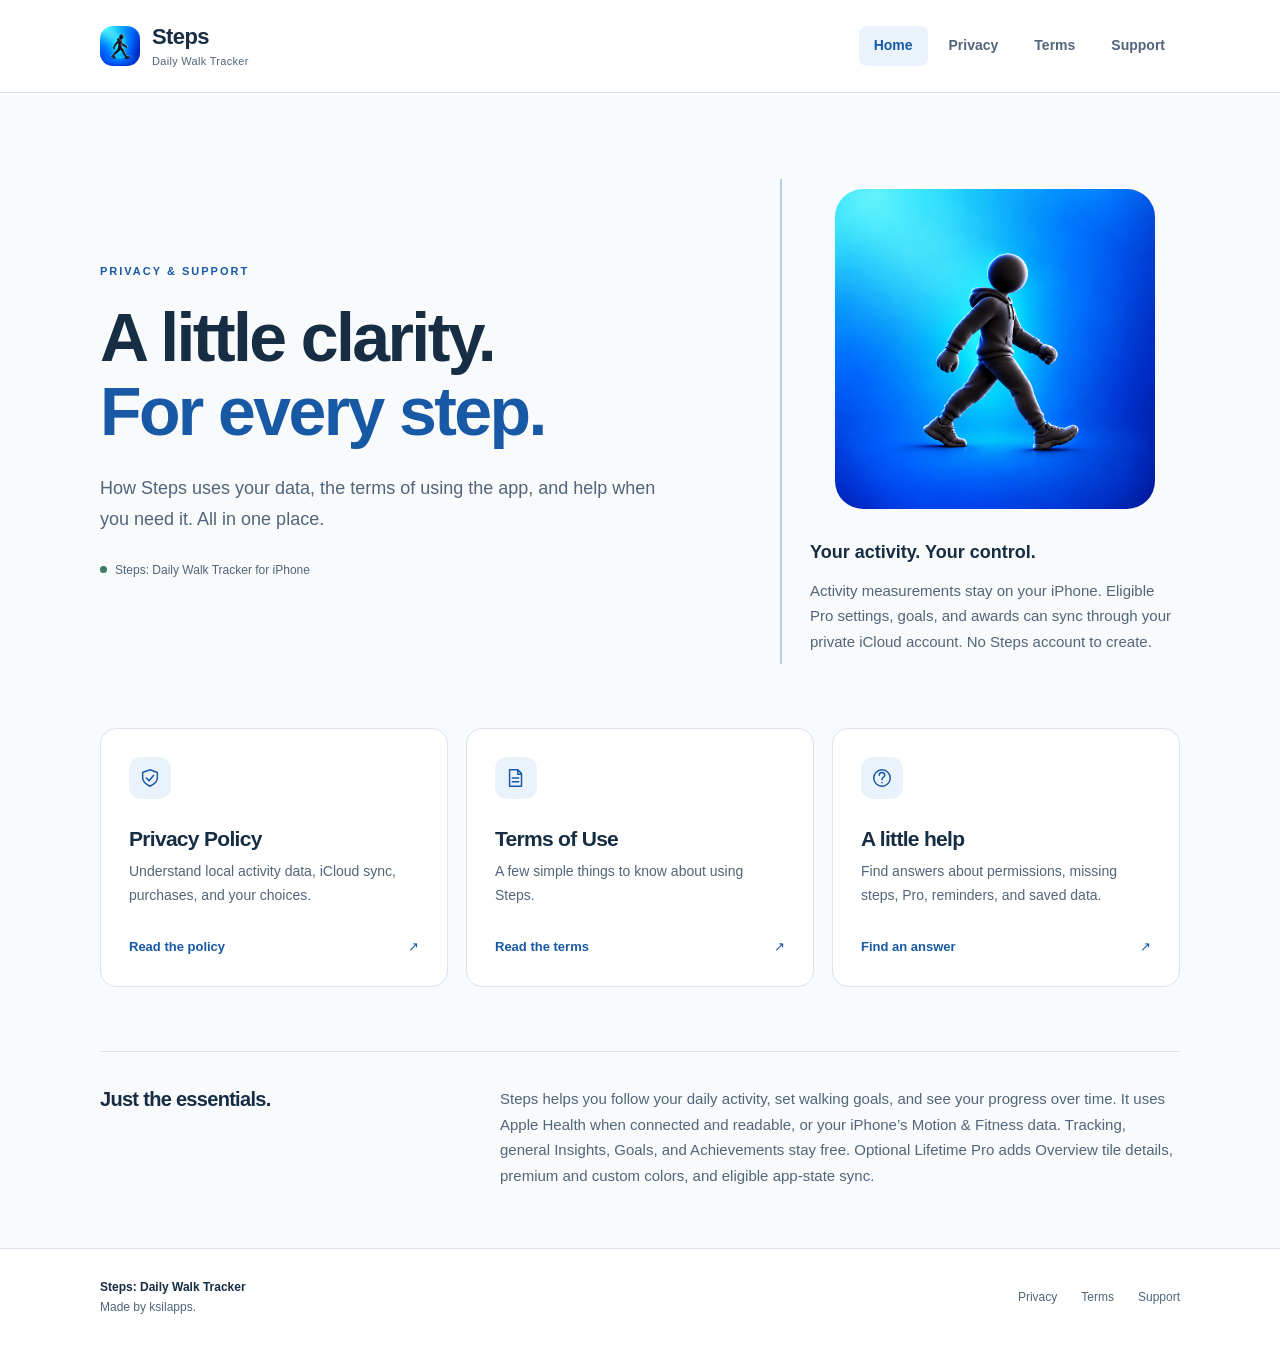
<file: index.html>
<!doctype html>
<html lang="en">
<head>
  <meta charset="utf-8">
  <meta name="viewport" content="width=device-width, initial-scale=1">
  <meta name="theme-color" content="#f8fafc">
  <meta name="description" content="Privacy, terms, and practical help for Steps: Daily Walk Tracker on iPhone.">
  <meta property="og:type" content="website">
  <meta property="og:title" content="Privacy & support — Steps: Daily Walk Tracker">
  <meta property="og:description" content="Privacy, terms, and practical help for Steps: Daily Walk Tracker on iPhone.">
  <meta property="og:url" content="https://ksilapps.github.io/stepstracker-legal/">
  <title>Privacy & support — Steps: Daily Walk Tracker</title>
  <link rel="canonical" href="https://ksilapps.github.io/stepstracker-legal/">
  <link rel="icon" type="image/svg+xml" href="favicon.svg?v=3">
  <link rel="apple-touch-icon" href="steps-icon.png">
  <link rel="stylesheet" href="styles.css">
</head>
<body>
  <a class="skip" href="#main">Skip to content</a>
  <header class="site-header">
    <div class="wrap header-inner">
      <a class="brand" href="index.html" aria-label="Steps: Daily Walk Tracker home"><img class="brand-mark" src="steps-icon.png" alt="" width="40" height="40"><span>Steps<small>Daily Walk Tracker</small></span></a>
      <nav class="nav" aria-label="Main navigation">
        <a href="index.html" aria-current="page">Home</a>
        <a href="privacy-policy.html">Privacy</a>
        <a href="terms-of-use.html">Terms</a>
        <a href="support.html">Support</a>
      </nav>
    </div>
  </header>
  <main id="main" class="wrap">
    <section class="hero">
      <div><p class="eyebrow">Privacy &amp; support</p><h1>A little clarity.<br><span>For every step.</span></h1><p class="lead">How Steps uses your data, the terms of using the app, and help when you need it. All in one place.</p><span class="tag">Steps: Daily Walk Tracker for iPhone</span></div>
      <aside class="hero-note"><img class="hero-icon" src="steps-icon.png" alt="Steps: Daily Walk Tracker app icon" width="320" height="320"><strong>Your activity. Your control.</strong><p>Activity measurements stay on your iPhone. Eligible Pro settings, goals, and awards can sync through your private iCloud account. No Steps account to create.</p></aside>
    </section>
    <section class="cards" aria-label="Information and help">
      <a class="card" href="privacy-policy.html"><span class="card-icon"><svg viewBox="0 0 24 24" fill="none" stroke="currentColor" stroke-width="1.6" stroke-linecap="round" stroke-linejoin="round" aria-hidden="true"><path d="m12 3 8 3v6c0 5-8 9-8 9s-8-4-8-9V6l8-3Z"/><path d="m8 12 3 3 5-6"/></svg></span><h2>Privacy Policy</h2><p>Understand local activity data, iCloud sync, purchases, and your choices.</p><span class="card-label">Read the policy<span aria-hidden="true">↗</span></span></a>
      <a class="card" href="terms-of-use.html"><span class="card-icon"><svg viewBox="0 0 24 24" fill="none" stroke="currentColor" stroke-width="1.6" stroke-linecap="round" stroke-linejoin="round" aria-hidden="true"><path d="M7 3h7l4 4v14H5V3h2Zm7 0v5h4M8 12h7M8 16h7"/></svg></span><h2>Terms of Use</h2><p>A few simple things to know about using Steps.</p><span class="card-label">Read the terms<span aria-hidden="true">↗</span></span></a>
      <a class="card" href="support.html"><span class="card-icon"><svg viewBox="0 0 24 24" fill="none" stroke="currentColor" stroke-width="1.6" stroke-linecap="round" stroke-linejoin="round" aria-hidden="true"><circle cx="12" cy="12" r="9"/><path d="M9 9a3 3 0 0 1 6 0c0 2-3 2-3 5m0 3v.1"/></svg></span><h2>A little help</h2><p>Find answers about permissions, missing steps, Pro, reminders, and saved data.</p><span class="card-label">Find an answer<span aria-hidden="true">↗</span></span></a>
    </section>
    <section class="essentials"><h2>Just the essentials.</h2><p>Steps helps you follow your daily activity, set walking goals, and see your progress over time. It uses Apple Health when connected and readable, or your iPhone’s Motion &amp; Fitness data. Tracking, general Insights, Goals, and Achievements stay free. Optional Lifetime Pro adds Overview tile details, premium and custom colors, and eligible app-state sync.</p></section>
  </main>
  <footer class="site-footer">
    <div class="wrap footer-inner">
      <p><strong>Steps: Daily Walk Tracker</strong><br>Made by ksilapps.</p>
      <nav class="footer-links" aria-label="Footer navigation"><a href="privacy-policy.html">Privacy</a><a href="terms-of-use.html">Terms</a><a href="support.html">Support</a></nav>
    </div>
  </footer>
</body>
</html>
</file>
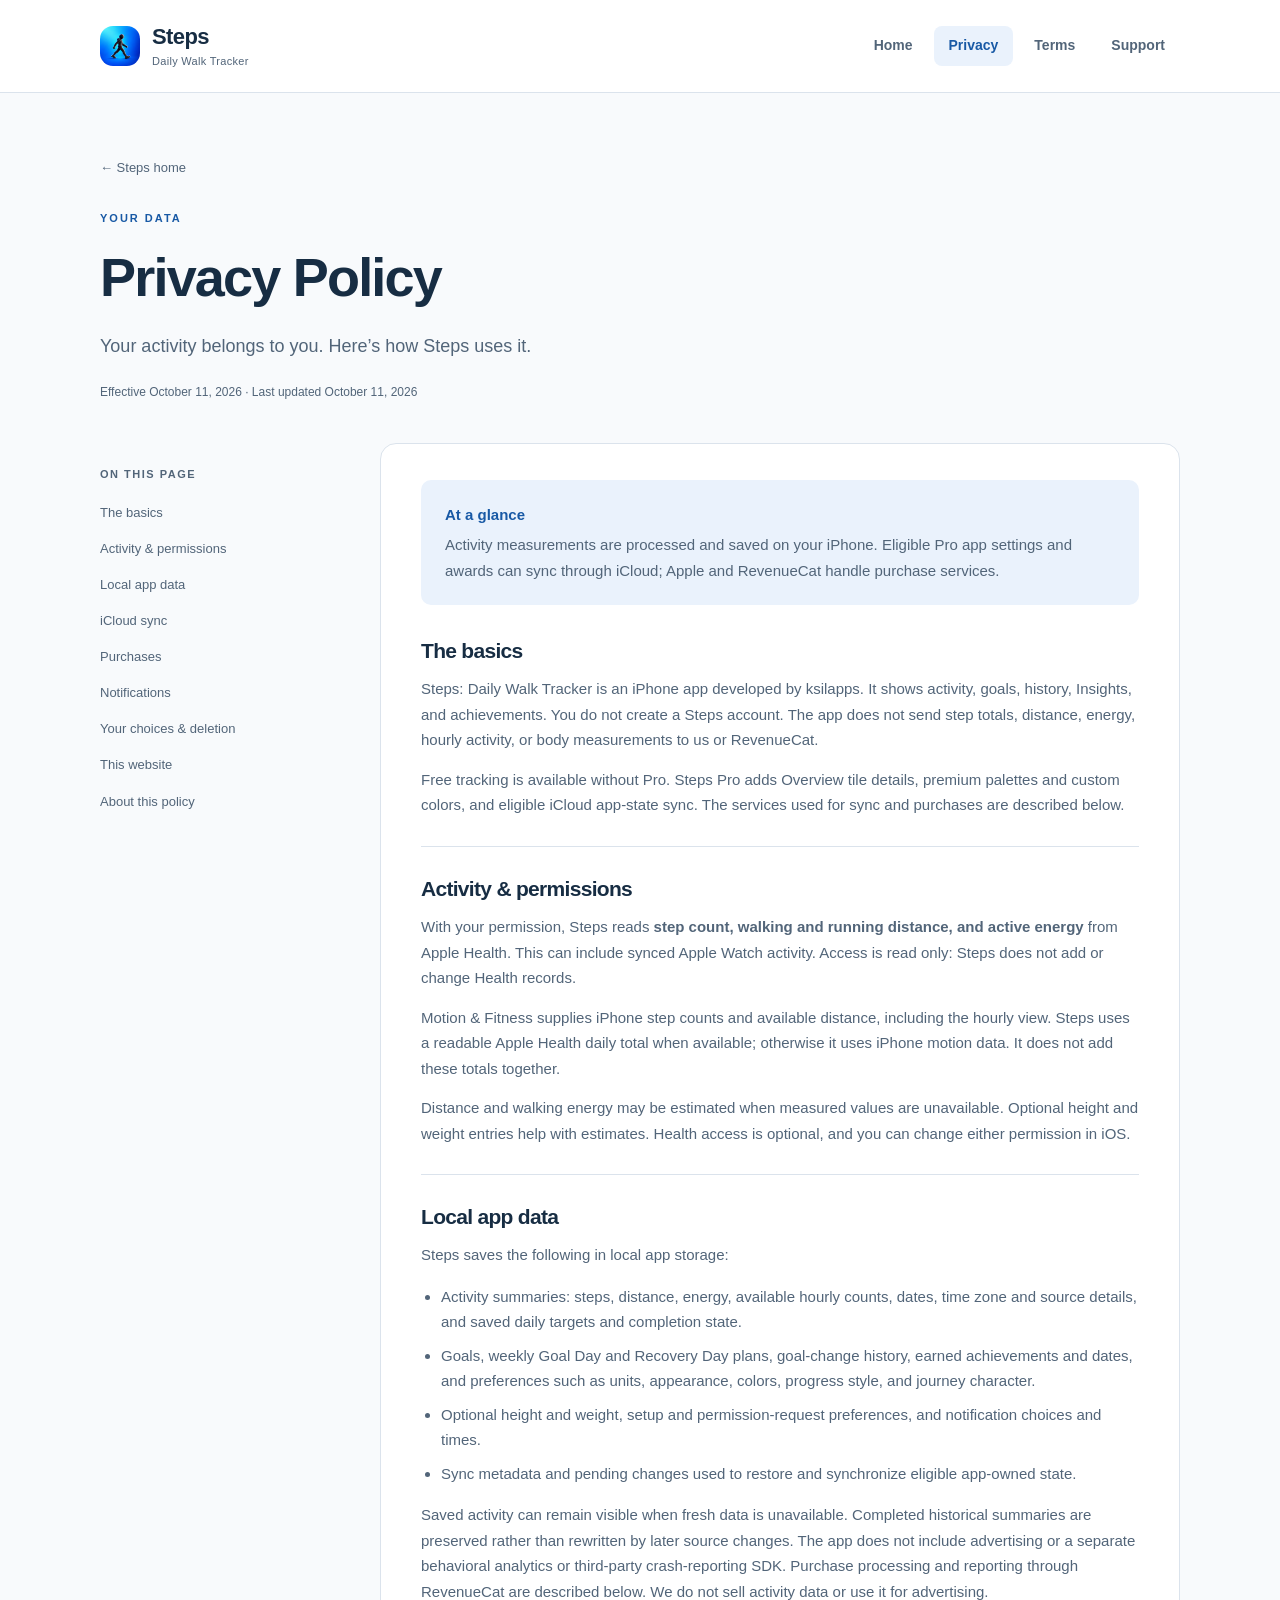
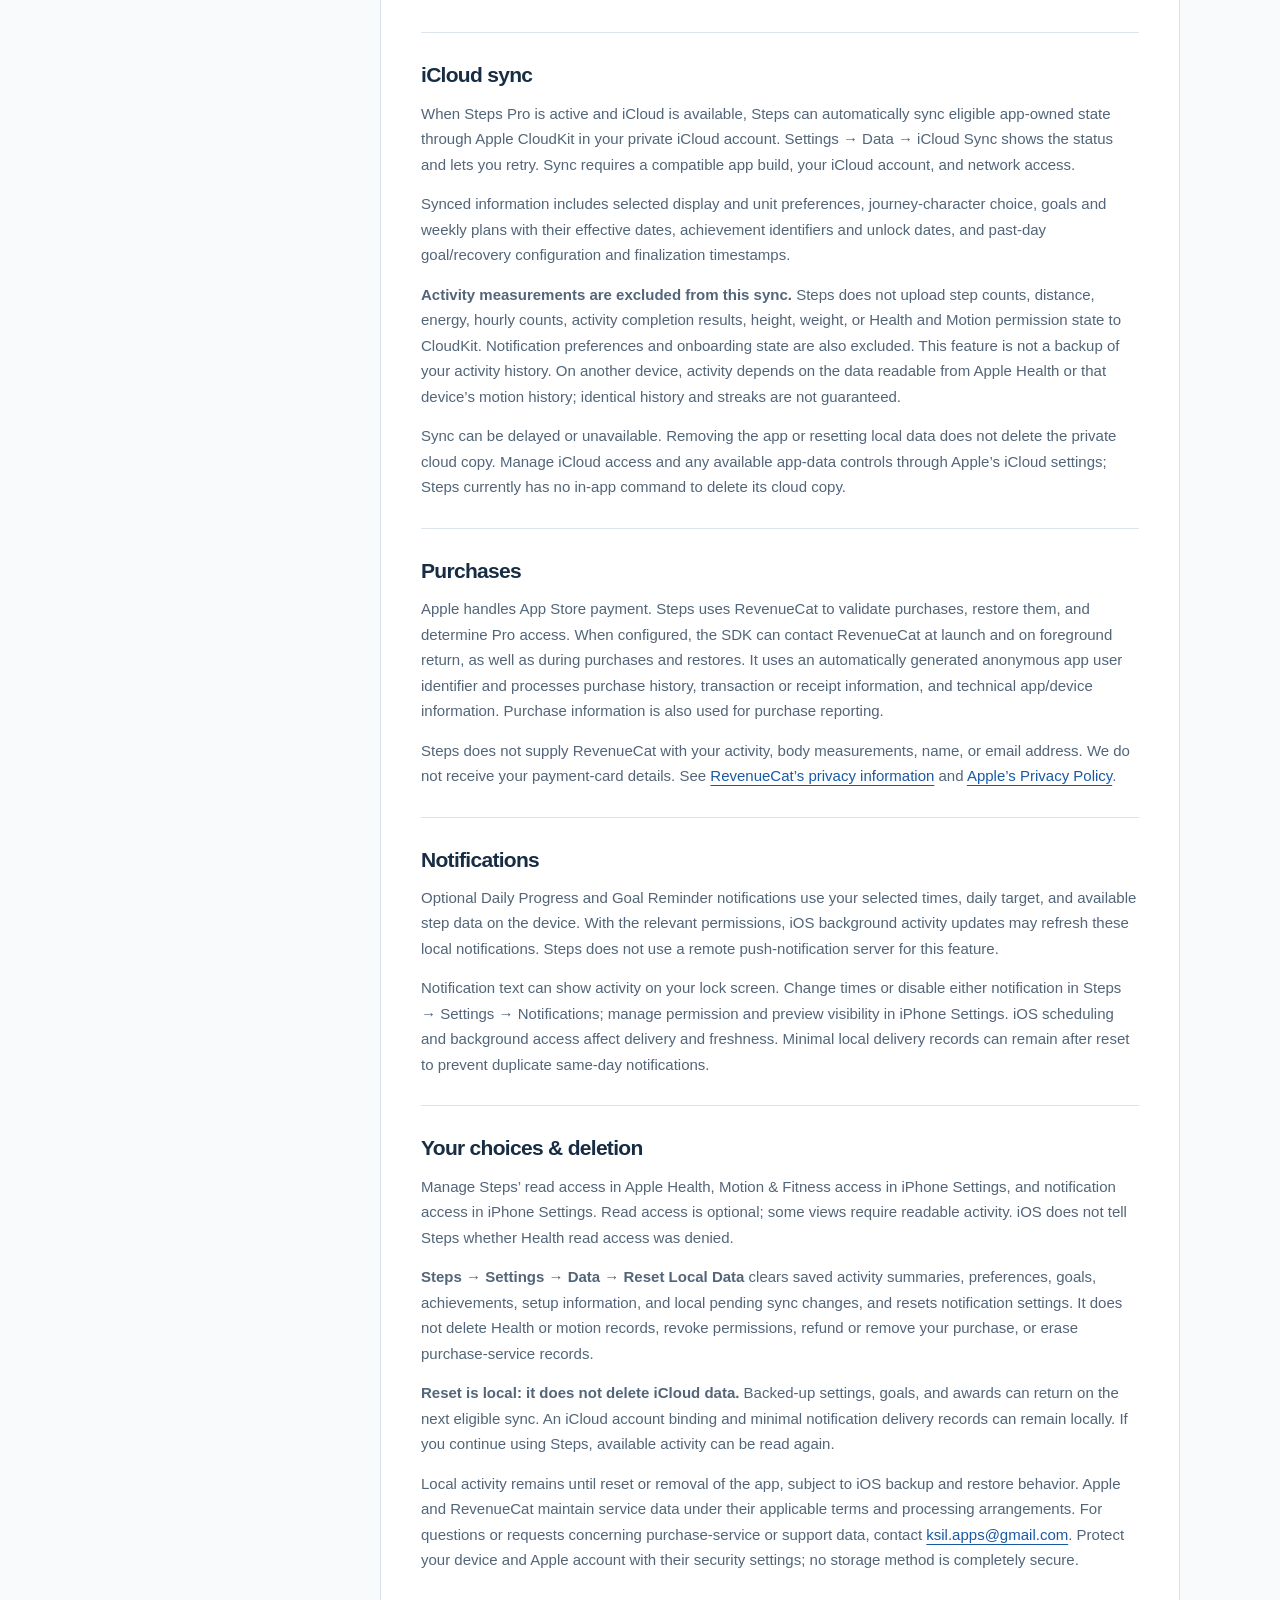
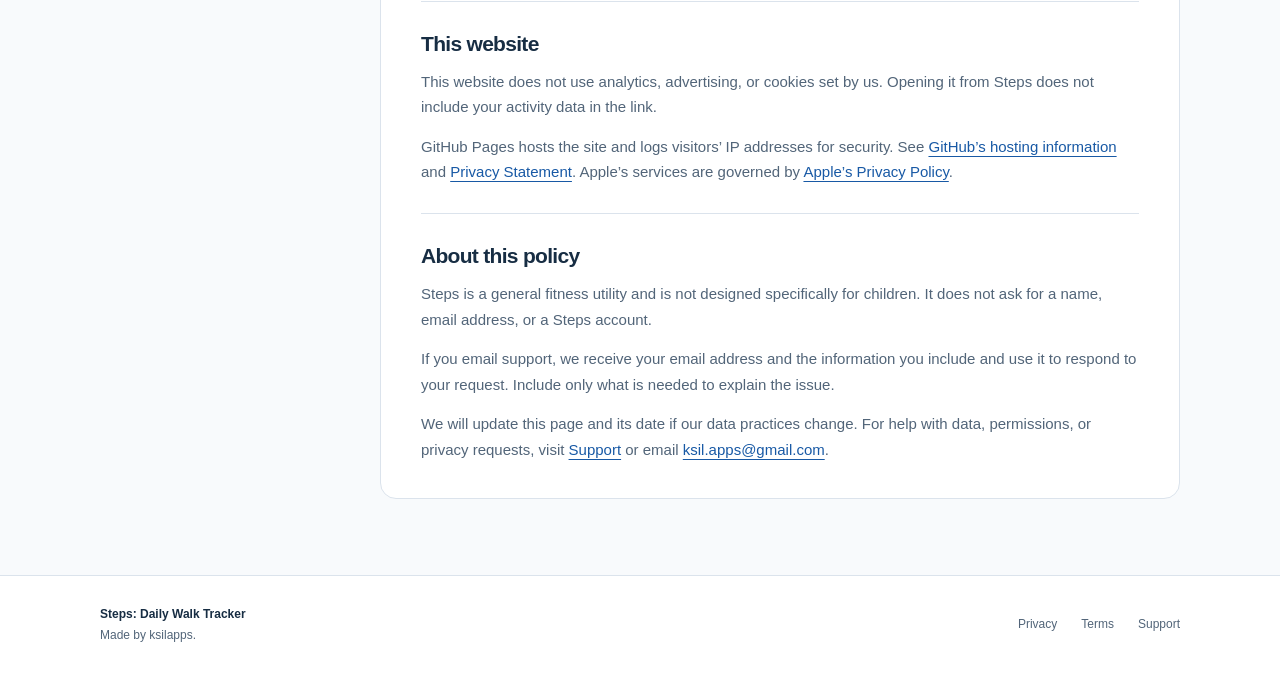
<file: privacy-policy.html>
<!doctype html>
<html lang="en">
<head>
  <meta charset="utf-8">
  <meta name="viewport" content="width=device-width, initial-scale=1">
  <meta name="theme-color" content="#f8fafc">
  <meta name="description" content="How Steps uses activity data, iCloud app-state sync, purchase services, and your data controls.">
  <meta property="og:type" content="website">
  <meta property="og:title" content="Privacy Policy — Steps: Daily Walk Tracker">
  <meta property="og:description" content="How Steps uses activity data, iCloud app-state sync, purchase services, and your data controls.">
  <meta property="og:url" content="https://ksilapps.github.io/stepstracker-legal/privacy-policy.html">
  <title>Privacy Policy — Steps: Daily Walk Tracker</title>
  <link rel="canonical" href="https://ksilapps.github.io/stepstracker-legal/privacy-policy.html">
  <link rel="icon" type="image/svg+xml" href="favicon.svg?v=3">
  <link rel="apple-touch-icon" href="steps-icon.png">
  <link rel="stylesheet" href="styles.css">
</head>
<body>
  <a class="skip" href="#main">Skip to content</a>
  <header class="site-header">
    <div class="wrap header-inner">
      <a class="brand" href="index.html" aria-label="Steps: Daily Walk Tracker home"><img class="brand-mark" src="steps-icon.png" alt="" width="40" height="40"><span>Steps<small>Daily Walk Tracker</small></span></a>
      <nav class="nav" aria-label="Main navigation">
        <a href="index.html">Home</a>
        <a href="privacy-policy.html" aria-current="page">Privacy</a>
        <a href="terms-of-use.html">Terms</a>
        <a href="support.html">Support</a>
      </nav>
    </div>
  </header>
  <main id="main" class="wrap">
    <div class="page-heading">
      <a class="breadcrumb" href="index.html">← Steps home</a>
      <p class="eyebrow">Your data</p>
      <h1>Privacy Policy</h1>
      <p class="lead">Your activity belongs to you. Here’s how Steps uses it.</p>
      <p class="meta">Effective October 11, 2026 · Last updated October 11, 2026</p>
    </div>    <div class="document">
      <nav class="toc" aria-label="On this page"><h2>On this page</h2><a href="#overview">The basics</a><a href="#health">Activity & permissions</a><a href="#storage">Local app data</a><a href="#cloud">iCloud sync</a><a href="#purchases">Purchases</a><a href="#notifications">Notifications</a><a href="#control">Your choices & deletion</a><a href="#website">This website</a><a href="#about">About this policy</a></nav>
      <article class="article">
        <div class="summary-box"><p><strong>At a glance</strong>Activity measurements are processed and saved on your iPhone. Eligible Pro app settings and awards can sync through iCloud; Apple and RevenueCat handle purchase services.</p></div>
        <section id="overview"><h2>The basics</h2><p>Steps: Daily Walk Tracker is an iPhone app developed by ksilapps. It shows activity, goals, history, Insights, and achievements. You do not create a Steps account. The app does not send step totals, distance, energy, hourly activity, or body measurements to us or RevenueCat.</p><p>Free tracking is available without Pro. Steps Pro adds Overview tile details, premium palettes and custom colors, and eligible iCloud app-state sync. The services used for sync and purchases are described below.</p></section>
        <section id="health"><h2>Activity & permissions</h2><p>With your permission, Steps reads <strong>step count, walking and running distance, and active energy</strong> from Apple Health. This can include synced Apple Watch activity. Access is read only: Steps does not add or change Health records.</p><p>Motion &amp; Fitness supplies iPhone step counts and available distance, including the hourly view. Steps uses a readable Apple Health daily total when available; otherwise it uses iPhone motion data. It does not add these totals together.</p><p>Distance and walking energy may be estimated when measured values are unavailable. Optional height and weight entries help with estimates. Health access is optional, and you can change either permission in iOS.</p></section>
        <section id="storage"><h2>Local app data</h2><p>Steps saves the following in local app storage:</p><ul><li>Activity summaries: steps, distance, energy, available hourly counts, dates, time zone and source details, and saved daily targets and completion state.</li><li>Goals, weekly Goal Day and Recovery Day plans, goal-change history, earned achievements and dates, and preferences such as units, appearance, colors, progress style, and journey character.</li><li>Optional height and weight, setup and permission-request preferences, and notification choices and times.</li><li>Sync metadata and pending changes used to restore and synchronize eligible app-owned state.</li></ul><p>Saved activity can remain visible when fresh data is unavailable. Completed historical summaries are preserved rather than rewritten by later source changes. The app does not include advertising or a separate behavioral analytics or third-party crash-reporting SDK. Purchase processing and reporting through RevenueCat are described below. We do not sell activity data or use it for advertising.</p></section>
        <section id="cloud"><h2>iCloud sync</h2><p>When Steps Pro is active and iCloud is available, Steps can automatically sync eligible app-owned state through Apple CloudKit in your private iCloud account. Settings → Data → iCloud Sync shows the status and lets you retry. Sync requires a compatible app build, your iCloud account, and network access.</p><p>Synced information includes selected display and unit preferences, journey-character choice, goals and weekly plans with their effective dates, achievement identifiers and unlock dates, and past-day goal/recovery configuration and finalization timestamps.</p><p><strong>Activity measurements are excluded from this sync.</strong> Steps does not upload step counts, distance, energy, hourly counts, activity completion results, height, weight, or Health and Motion permission state to CloudKit. Notification preferences and onboarding state are also excluded. This feature is not a backup of your activity history. On another device, activity depends on the data readable from Apple Health or that device’s motion history; identical history and streaks are not guaranteed.</p><p>Sync can be delayed or unavailable. Removing the app or resetting local data does not delete the private cloud copy. Manage iCloud access and any available app-data controls through Apple’s iCloud settings; Steps currently has no in-app command to delete its cloud copy.</p></section>
        <section id="purchases"><h2>Purchases</h2><p>Apple handles App Store payment. Steps uses RevenueCat to validate purchases, restore them, and determine Pro access. When configured, the SDK can contact RevenueCat at launch and on foreground return, as well as during purchases and restores. It uses an automatically generated anonymous app user identifier and processes purchase history, transaction or receipt information, and technical app/device information. Purchase information is also used for purchase reporting.</p><p>Steps does not supply RevenueCat with your activity, body measurements, name, or email address. We do not receive your payment-card details. See <a href="https://www.revenuecat.com/privacy">RevenueCat’s privacy information</a> and <a href="https://www.apple.com/legal/privacy/">Apple’s Privacy Policy</a>.</p></section>
        <section id="notifications"><h2>Notifications</h2><p>Optional Daily Progress and Goal Reminder notifications use your selected times, daily target, and available step data on the device. With the relevant permissions, iOS background activity updates may refresh these local notifications. Steps does not use a remote push-notification server for this feature.</p><p>Notification text can show activity on your lock screen. Change times or disable either notification in Steps → Settings → Notifications; manage permission and preview visibility in iPhone Settings. iOS scheduling and background access affect delivery and freshness. Minimal local delivery records can remain after reset to prevent duplicate same-day notifications.</p></section>
        <section id="control"><h2>Your choices &amp; deletion</h2><p>Manage Steps’ read access in Apple Health, Motion &amp; Fitness access in iPhone Settings, and notification access in iPhone Settings. Read access is optional; some views require readable activity. iOS does not tell Steps whether Health read access was denied.</p><p><strong>Steps → Settings → Data → Reset Local Data</strong> clears saved activity summaries, preferences, goals, achievements, setup information, and local pending sync changes, and resets notification settings. It does not delete Health or motion records, revoke permissions, refund or remove your purchase, or erase purchase-service records.</p><p><strong>Reset is local: it does not delete iCloud data.</strong> Backed-up settings, goals, and awards can return on the next eligible sync. An iCloud account binding and minimal notification delivery records can remain locally. If you continue using Steps, available activity can be read again.</p><p>Local activity remains until reset or removal of the app, subject to iOS backup and restore behavior. Apple and RevenueCat maintain service data under their applicable terms and processing arrangements. For questions or requests concerning purchase-service or support data, contact <a href="mailto:ksil.apps@gmail.com">ksil.apps@gmail.com</a>. Protect your device and Apple account with their security settings; no storage method is completely secure.</p></section>
        <section id="website"><h2>This website</h2><p>This website does not use analytics, advertising, or cookies set by us. Opening it from Steps does not include your activity data in the link.</p><p>GitHub Pages hosts the site and logs visitors’ IP addresses for security. See <a href="https://docs.github.com/en/pages/getting-started-with-github-pages/what-is-github-pages#data-collection">GitHub’s hosting information</a> and <a href="https://docs.github.com/en/site-policy/privacy-policies/github-general-privacy-statement">Privacy Statement</a>. Apple’s services are governed by <a href="https://www.apple.com/legal/privacy/">Apple’s Privacy Policy</a>.</p></section>
        <section id="about"><h2>About this policy</h2><p>Steps is a general fitness utility and is not designed specifically for children. It does not ask for a name, email address, or a Steps account.</p><p>If you email support, we receive your email address and the information you include and use it to respond to your request. Include only what is needed to explain the issue.</p><p>We will update this page and its date if our data practices change. For help with data, permissions, or privacy requests, visit <a href="support.html">Support</a> or email <a href="mailto:ksil.apps@gmail.com">ksil.apps@gmail.com</a>.</p></section>
      </article>
    </div>
  </main>
  <footer class="site-footer">
    <div class="wrap footer-inner">
      <p><strong>Steps: Daily Walk Tracker</strong><br>Made by ksilapps.</p>
      <nav class="footer-links" aria-label="Footer navigation"><a href="privacy-policy.html">Privacy</a><a href="terms-of-use.html">Terms</a><a href="support.html">Support</a></nav>
    </div>
  </footer>
</body>
</html>
</file>
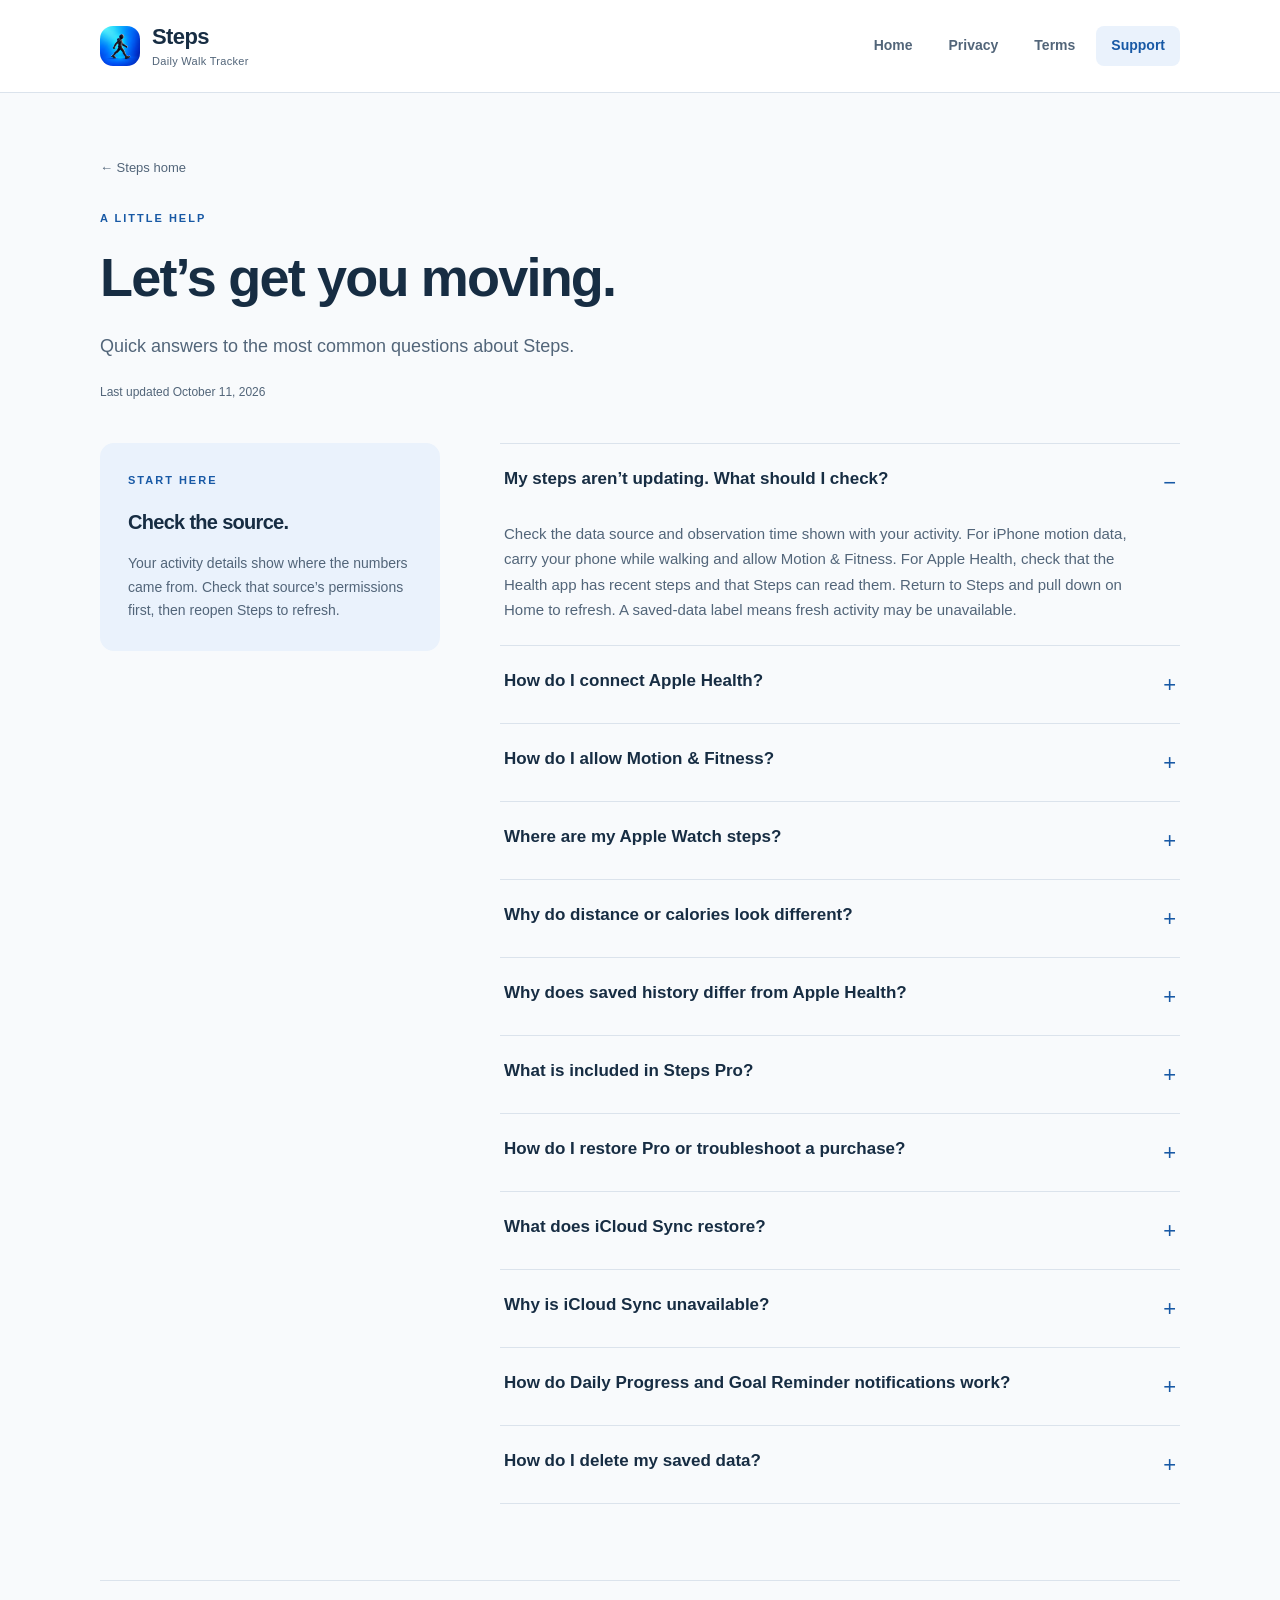
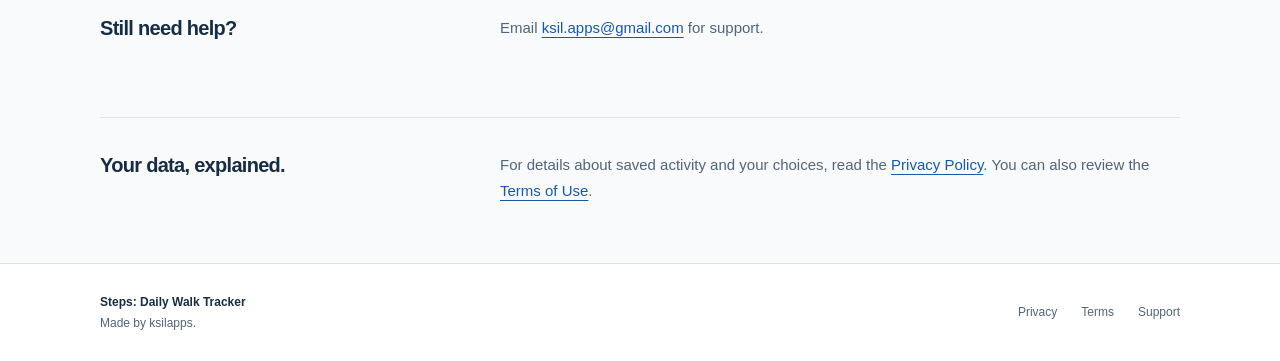
<file: support.html>
<!doctype html>
<html lang="en">
<head>
  <meta charset="utf-8">
  <meta name="viewport" content="width=device-width, initial-scale=1">
  <meta name="theme-color" content="#f8fafc">
  <meta name="description" content="Help with activity, Apple Health, Steps Pro, purchases, iCloud sync, notifications, and local data.">
  <meta property="og:type" content="website">
  <meta property="og:title" content="Support — Steps: Daily Walk Tracker">
  <meta property="og:description" content="Help with activity, Apple Health, Steps Pro, purchases, iCloud sync, notifications, and local data.">
  <meta property="og:url" content="https://ksilapps.github.io/stepstracker-legal/support.html">
  <title>Support — Steps: Daily Walk Tracker</title>
  <link rel="canonical" href="https://ksilapps.github.io/stepstracker-legal/support.html">
  <link rel="icon" type="image/svg+xml" href="favicon.svg?v=3">
  <link rel="apple-touch-icon" href="steps-icon.png">
  <link rel="stylesheet" href="styles.css">
</head>
<body>
  <a class="skip" href="#main">Skip to content</a>
  <header class="site-header">
    <div class="wrap header-inner">
      <a class="brand" href="index.html" aria-label="Steps: Daily Walk Tracker home"><img class="brand-mark" src="steps-icon.png" alt="" width="40" height="40"><span>Steps<small>Daily Walk Tracker</small></span></a>
      <nav class="nav" aria-label="Main navigation">
        <a href="index.html">Home</a>
        <a href="privacy-policy.html">Privacy</a>
        <a href="terms-of-use.html">Terms</a>
        <a href="support.html" aria-current="page">Support</a>
      </nav>
    </div>
  </header>
  <main id="main" class="wrap">
    <div class="page-heading">
      <a class="breadcrumb" href="index.html">← Steps home</a>
      <p class="eyebrow">A little help</p>
      <h1>Let’s get you moving.</h1>
      <p class="lead">Quick answers to the most common questions about Steps.</p>
      <p class="meta">Last updated October 11, 2026</p>

    </div>    <div class="support-layout">
      <aside class="help-card"><p class="eyebrow">Start here</p><h2>Check the source.</h2><p>Your activity details show where the numbers came from. Check that source’s permissions first, then reopen Steps to refresh.</p></aside>
      <div class="faq">
        <details open><summary>My steps aren’t updating. What should I check?</summary><p>Check the data source and observation time shown with your activity. For iPhone motion data, carry your phone while walking and allow Motion &amp; Fitness. For Apple Health, check that the Health app has recent steps and that Steps can read them. Return to Steps and pull down on Home to refresh. A saved-data label means fresh activity may be unavailable.</p></details>
        <details><summary>How do I connect Apple Health?</summary><p>Open <strong>Steps → Settings → Apple Health</strong> to request access. In the Health app, open your profile, find Steps under Apps (or Apps and Services), and allow Steps, Walking + Running Distance, and Active Energy as desired. Steps only reads data. iOS does not tell the app whether read access was denied, so missing data does not always mean zero activity.</p></details>
        <details><summary>How do I allow Motion & Fitness?</summary><p>Open <strong>Steps → Settings → Motion &amp; Fitness</strong>. If access was denied, use this option to open iPhone Settings, or review <strong>Settings → Privacy &amp; Security → Motion &amp; Fitness</strong> and enable access for Steps. Then reopen the app.</p></details>
        <details><summary>Where are my Apple Watch steps?</summary><p>Steps reads Watch activity through Apple Health, not directly from your Watch. Let the Watch sync with your iPhone, check the Health app’s step total, and then reopen Steps and pull to refresh. The hourly view uses iPhone motion data, so it can differ from the daily total that includes Watch activity.</p></details>
        <details><summary>Why do distance or calories look different?</summary><p>Steps uses measured distance when available and estimates it otherwise. Apple Health Active Energy can include activities beyond walking, while estimated walking energy uses your steps and optional body measurements. Check the source label before comparing numbers.</p></details>
        <details><summary>Why does saved history differ from Apple Health?</summary><p>Today can update as readable sources change. Completed days are saved as finalized summaries, so later Health corrections or delayed Watch activity do not rewrite those saved totals. The hourly view is iPhone-only. Goal and weekly plan changes affect today and later dates; older saved days retain their original targets and Goal Day or Recovery Day type.</p></details>
        <details><summary>What is included in Steps Pro?</summary><p>Lifetime Pro is an optional one-time purchase with no subscription. It adds Overview tile details, premium palettes, custom colors, and eligible iCloud app-state sync. Tracking, general Insights, Goals, Achievements, Blue, and Light/Dark appearance remain free. Open the Pro screen from Settings to see the current localized price.</p></details>
        <details><summary>How do I restore Pro or troubleshoot a purchase?</summary><p>Open the Pro screen from Settings and tap <strong>Restore Purchases</strong> using the Apple account that bought Pro. If purchase options are unavailable, check your connection and tap Retry; restore can be tried even when the price is unavailable. Pending approval or payment does not unlock Pro. For refunds, see <a href="https://support.apple.com/en-us/118223">Apple’s refund guidance</a>. Contact support if a completed purchase still does not restore; do not send payment-card details.</p></details>
        <details><summary>What does iCloud Sync restore?</summary><p>With Pro and iCloud available, eligible settings, goals, plans, awards, and past-day target configuration sync automatically to your private iCloud account. Open <strong>Settings → Data → iCloud Sync</strong> to check status or retry. Step totals, distance, energy, hourly counts, height, weight, notification preferences, and permissions are excluded. Allow Health access separately on each device. Complete activity and streak history after reinstall is not guaranteed, and older iPhone-only motion history may no longer be readable.</p></details>
        <details><summary>Why is iCloud Sync unavailable?</summary><p>Check that Pro is active, you are signed in to iCloud, and the device has network access, then tap iCloud Sync to retry. Sync can be delayed by Apple’s service or account restrictions. Switching to a different iCloud account can pause sync to protect the original account’s data; return to the original account. Core tracking continues using local and readable activity data.</p></details>
        <details><summary>How do Daily Progress and Goal Reminder notifications work?</summary><p>In <strong>Settings → Notifications</strong>, select a time and enable either notification, then allow notifications when iOS asks. Daily Progress can show steps completed and remaining; Goal Reminder uses today’s target and available activity. They are local device notifications. Delivery and freshness depend on iOS background updates and readable activity, so they may be delayed. Check Steps’ notification permission, Focus settings, and lock-screen previews in iPhone Settings if needed.</p></details>
        <details><summary>How do I delete my saved data?</summary><p>Open <strong>Steps → Settings → Data → Reset Local Data</strong>. This removes local activity summaries, preferences, goals, achievements, setup information, and pending sync changes and resets notification settings. It does not erase Health or motion history, revoke permissions, remove a Pro purchase, or delete the iCloud copy. Backed-up settings and awards can restore on the next eligible sync, and available activity can be read again. Minimal notification delivery records and the iCloud account binding can remain.</p><p>Steps currently has no in-app cloud-deletion command. Manage available iCloud app-data controls through Apple’s settings. For purchase-service or support-data requests, email <a href="mailto:ksil.apps@gmail.com">ksil.apps@gmail.com</a>.</p></details>
      </div>
    </div>
    <section class="essentials"><h2>Still need help?</h2><p>Email <a href="mailto:ksil.apps@gmail.com">ksil.apps@gmail.com</a> for support.</p></section>
    <section class="essentials"><h2>Your data, explained.</h2><p>For details about saved activity and your choices, read the <a href="privacy-policy.html">Privacy Policy</a>. You can also review the <a href="terms-of-use.html">Terms of Use</a>.</p></section>
  </main>
  <footer class="site-footer">
    <div class="wrap footer-inner">
      <p><strong>Steps: Daily Walk Tracker</strong><br>Made by ksilapps.</p>
      <nav class="footer-links" aria-label="Footer navigation"><a href="privacy-policy.html">Privacy</a><a href="terms-of-use.html">Terms</a><a href="support.html">Support</a></nav>
    </div>
  </footer>
</body>
</html>
</file>
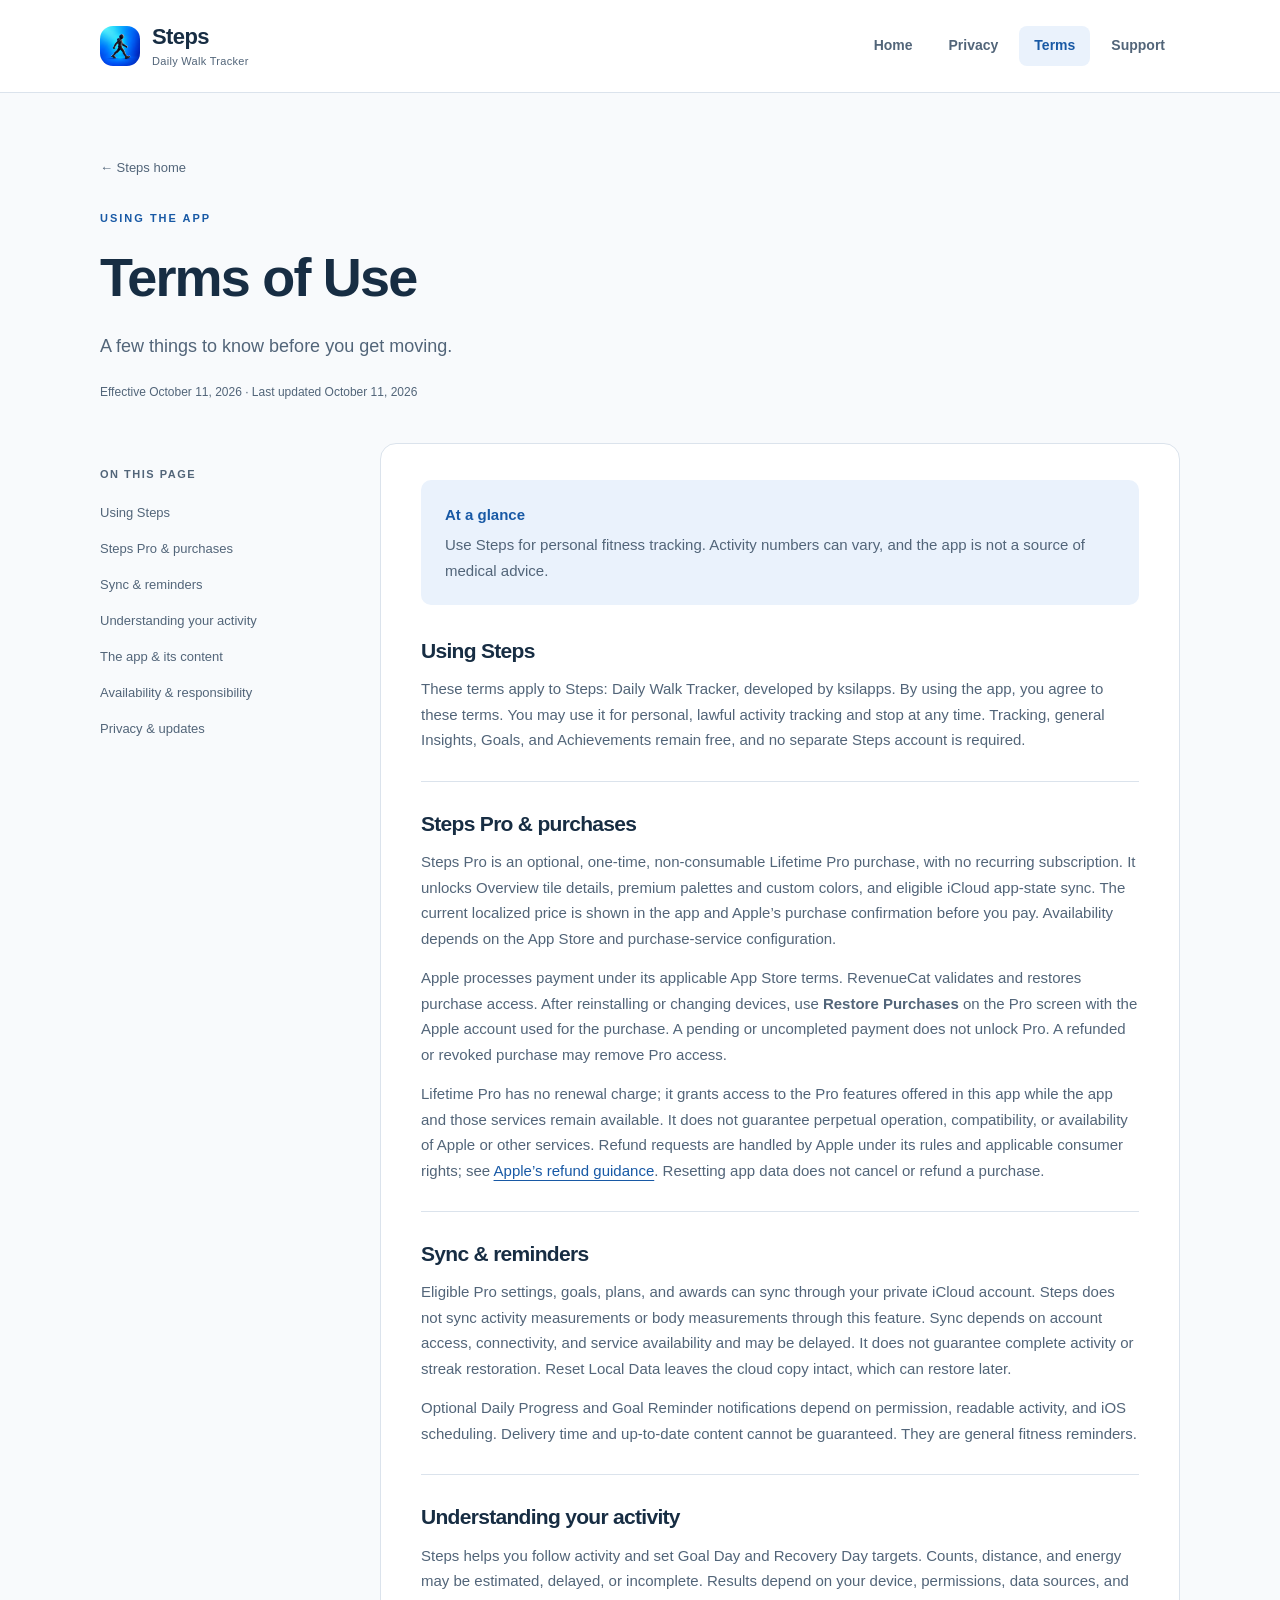
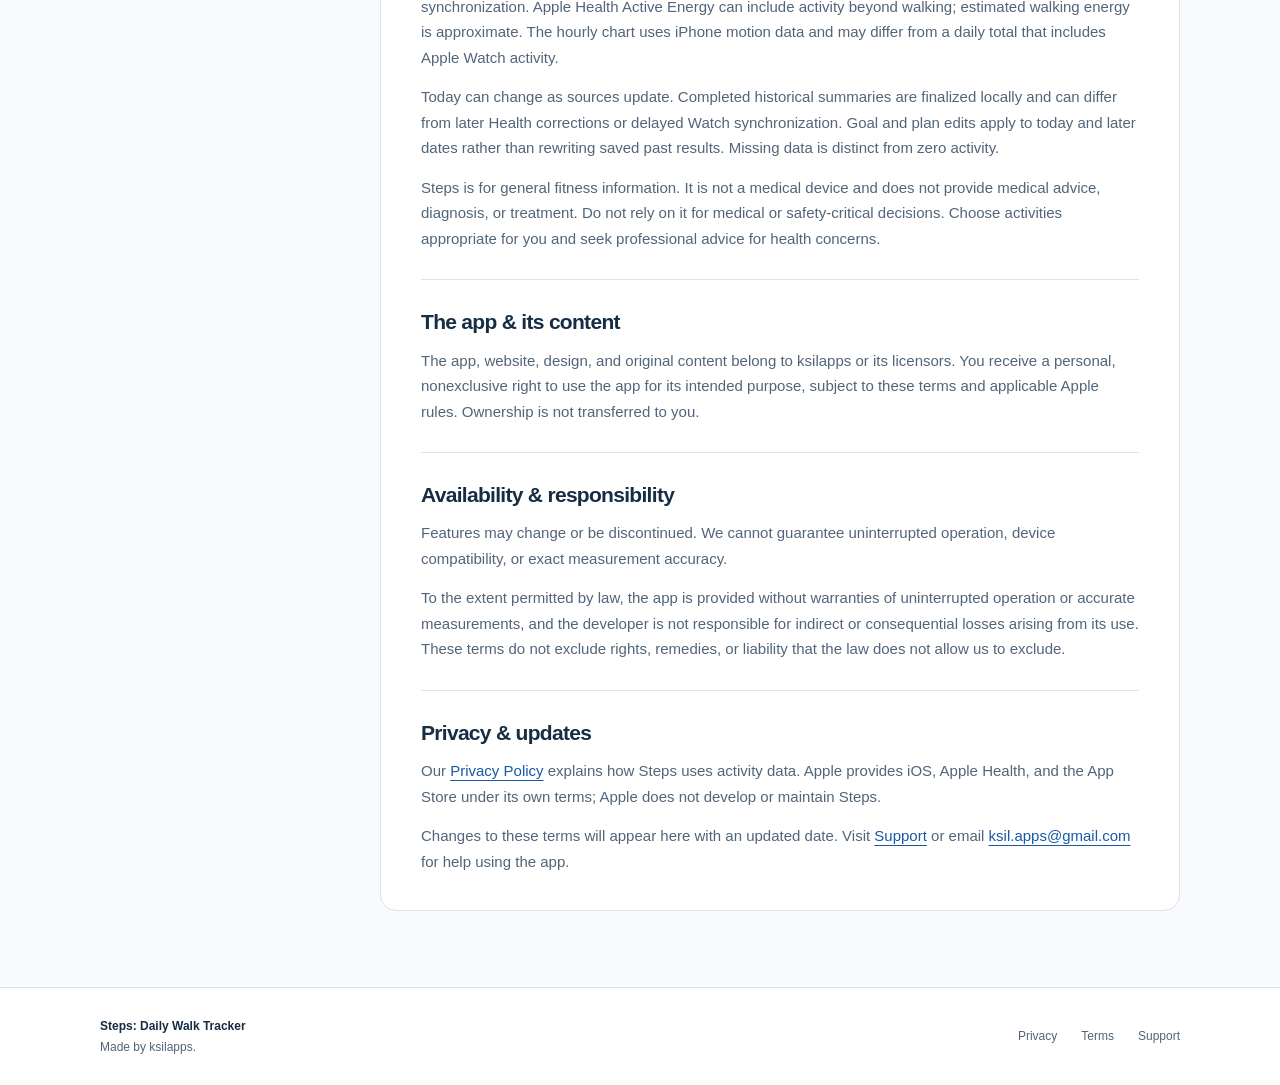
<file: terms-of-use.html>
<!doctype html>
<html lang="en">
<head>
  <meta charset="utf-8">
  <meta name="viewport" content="width=device-width, initial-scale=1">
  <meta name="theme-color" content="#f8fafc">
  <meta name="description" content="Simple terms for using Steps: Daily Walk Tracker, including activity estimates and your rights.">
  <meta property="og:type" content="website">
  <meta property="og:title" content="Terms of Use — Steps: Daily Walk Tracker">
  <meta property="og:description" content="Simple terms for using Steps: Daily Walk Tracker, including activity estimates and your rights.">
  <meta property="og:url" content="https://ksilapps.github.io/stepstracker-legal/terms-of-use.html">
  <title>Terms of Use — Steps: Daily Walk Tracker</title>
  <link rel="canonical" href="https://ksilapps.github.io/stepstracker-legal/terms-of-use.html">
  <link rel="icon" type="image/svg+xml" href="favicon.svg?v=3">
  <link rel="apple-touch-icon" href="steps-icon.png">
  <link rel="stylesheet" href="styles.css">
</head>
<body>
  <a class="skip" href="#main">Skip to content</a>
  <header class="site-header">
    <div class="wrap header-inner">
      <a class="brand" href="index.html" aria-label="Steps: Daily Walk Tracker home"><img class="brand-mark" src="steps-icon.png" alt="" width="40" height="40"><span>Steps<small>Daily Walk Tracker</small></span></a>
      <nav class="nav" aria-label="Main navigation">
        <a href="index.html">Home</a>
        <a href="privacy-policy.html">Privacy</a>
        <a href="terms-of-use.html" aria-current="page">Terms</a>
        <a href="support.html">Support</a>
      </nav>
    </div>
  </header>
  <main id="main" class="wrap">
    <div class="page-heading">
      <a class="breadcrumb" href="index.html">← Steps home</a>
      <p class="eyebrow">Using the app</p>
      <h1>Terms of Use</h1>
      <p class="lead">A few things to know before you get moving.</p>
      <p class="meta">Effective October 11, 2026 · Last updated October 11, 2026</p>
    </div>    <div class="document">
      <nav class="toc" aria-label="On this page"><h2>On this page</h2><a href="#use">Using Steps</a><a href="#pro">Steps Pro &amp; purchases</a><a href="#sync">Sync &amp; reminders</a><a href="#activity">Understanding your activity</a><a href="#ownership">The app & its content</a><a href="#availability">Availability & responsibility</a><a href="#policies">Privacy & updates</a></nav>
      <article class="article">
        <div class="summary-box"><p><strong>At a glance</strong>Use Steps for personal fitness tracking. Activity numbers can vary, and the app is not a source of medical advice.</p></div>
        <section id="use"><h2>Using Steps</h2><p>These terms apply to Steps: Daily Walk Tracker, developed by ksilapps. By using the app, you agree to these terms. You may use it for personal, lawful activity tracking and stop at any time. Tracking, general Insights, Goals, and Achievements remain free, and no separate Steps account is required.</p></section>
        <section id="pro"><h2>Steps Pro &amp; purchases</h2><p>Steps Pro is an optional, one-time, non-consumable Lifetime Pro purchase, with no recurring subscription. It unlocks Overview tile details, premium palettes and custom colors, and eligible iCloud app-state sync. The current localized price is shown in the app and Apple’s purchase confirmation before you pay. Availability depends on the App Store and purchase-service configuration.</p><p>Apple processes payment under its applicable App Store terms. RevenueCat validates and restores purchase access. After reinstalling or changing devices, use <strong>Restore Purchases</strong> on the Pro screen with the Apple account used for the purchase. A pending or uncompleted payment does not unlock Pro. A refunded or revoked purchase may remove Pro access.</p><p>Lifetime Pro has no renewal charge; it grants access to the Pro features offered in this app while the app and those services remain available. It does not guarantee perpetual operation, compatibility, or availability of Apple or other services. Refund requests are handled by Apple under its rules and applicable consumer rights; see <a href="https://support.apple.com/en-us/118223">Apple’s refund guidance</a>. Resetting app data does not cancel or refund a purchase.</p></section>
        <section id="sync"><h2>Sync &amp; reminders</h2><p>Eligible Pro settings, goals, plans, and awards can sync through your private iCloud account. Steps does not sync activity measurements or body measurements through this feature. Sync depends on account access, connectivity, and service availability and may be delayed. It does not guarantee complete activity or streak restoration. Reset Local Data leaves the cloud copy intact, which can restore later.</p><p>Optional Daily Progress and Goal Reminder notifications depend on permission, readable activity, and iOS scheduling. Delivery time and up-to-date content cannot be guaranteed. They are general fitness reminders.</p></section>
        <section id="activity"><h2>Understanding your activity</h2><p>Steps helps you follow activity and set Goal Day and Recovery Day targets. Counts, distance, and energy may be estimated, delayed, or incomplete. Results depend on your device, permissions, data sources, and synchronization. Apple Health Active Energy can include activity beyond walking; estimated walking energy is approximate. The hourly chart uses iPhone motion data and may differ from a daily total that includes Apple Watch activity.</p><p>Today can change as sources update. Completed historical summaries are finalized locally and can differ from later Health corrections or delayed Watch synchronization. Goal and plan edits apply to today and later dates rather than rewriting saved past results. Missing data is distinct from zero activity.</p><p>Steps is for general fitness information. It is not a medical device and does not provide medical advice, diagnosis, or treatment. Do not rely on it for medical or safety-critical decisions. Choose activities appropriate for you and seek professional advice for health concerns.</p></section>
        <section id="ownership"><h2>The app & its content</h2><p>The app, website, design, and original content belong to ksilapps or its licensors. You receive a personal, nonexclusive right to use the app for its intended purpose, subject to these terms and applicable Apple rules. Ownership is not transferred to you.</p></section>
        <section id="availability"><h2>Availability & responsibility</h2><p>Features may change or be discontinued. We cannot guarantee uninterrupted operation, device compatibility, or exact measurement accuracy.</p><p>To the extent permitted by law, the app is provided without warranties of uninterrupted operation or accurate measurements, and the developer is not responsible for indirect or consequential losses arising from its use. These terms do not exclude rights, remedies, or liability that the law does not allow us to exclude.</p></section>
        <section id="policies"><h2>Privacy & updates</h2><p>Our <a href="privacy-policy.html">Privacy Policy</a> explains how Steps uses activity data. Apple provides iOS, Apple Health, and the App Store under its own terms; Apple does not develop or maintain Steps.</p><p>Changes to these terms will appear here with an updated date. Visit <a href="support.html">Support</a> or email <a href="mailto:ksil.apps@gmail.com">ksil.apps@gmail.com</a> for help using the app.</p></section>
      </article>
    </div>
  </main>
  <footer class="site-footer">
    <div class="wrap footer-inner">
      <p><strong>Steps: Daily Walk Tracker</strong><br>Made by ksilapps.</p>
      <nav class="footer-links" aria-label="Footer navigation"><a href="privacy-policy.html">Privacy</a><a href="terms-of-use.html">Terms</a><a href="support.html">Support</a></nav>
    </div>
  </footer>
</body>
</html>
</file>
<file: styles.css>
:root {
  color-scheme:light;
  --ink:#172d43;
  --muted:#526579;
  --blue:#1859a5;
  --line:#dbe3ec;
  --paper:#f8fafc;
  --tint:#eaf2fc;
  font-family:-apple-system,BlinkMacSystemFont,"Segoe UI",sans-serif;
  font-synthesis:none
}

* {
  box-sizing:border-box
}

html {
  scroll-behavior:smooth
}

body {
  margin:0;
  background:var(--paper);
  color:var(--ink);
  line-height:1.7
}

a {
  color:var(--blue);
  text-underline-offset:4px
}

a:hover {
  text-decoration-thickness:2px
}

a:focus-visible,summary:focus-visible {
  outline:3px solid var(--blue);
  outline-offset:5px;
  border-radius:4px
}

.wrap {
  width:min(1080px,calc(100% - 48px));
  margin:auto
}

.skip {
  position:absolute;
  left:20px;
  top:-100px;
  padding:10px 18px;
  background:white;
  z-index:5
}

.skip:focus {
  top:10px
}

.site-header {
  background:#fff;
  border-bottom:1px solid var(--line)
}

.header-inner {
  display:flex;
  align-items:center;
  justify-content:space-between;
  min-height:92px;
  gap:24px
}

.brand {
  display:inline-flex;
  align-items:center;
  gap:12px;
  text-decoration:none;
  color:var(--ink);
  font-size:22px;
  font-weight:750;
  letter-spacing:-.6px;
  line-height:1.2
}

.brand small {
  display:block;
  font-size:11px;
  color:var(--muted);
  letter-spacing:.3px;
  font-weight:500;
  margin-top:4px
}

.brand-mark {
  width:40px;
  height:40px;
  display:block;
  border-radius:13px;
  object-fit:cover
}

.hero-icon {
  display:block;
  width:min(100%,320px);
  height:auto;
  border-radius:28px;
  margin:0 auto 28px
}

.nav {
  display:flex;
  gap:6px
}

.nav a {
  color:var(--muted);
  text-decoration:none;
  padding:8px 15px;
  font-size:14px;
  font-weight:600;
  border-radius:8px
}

.nav a:hover,.nav a[aria-current=page] {
  background:var(--tint);
  color:var(--blue)
}

.eyebrow {
  font-size:11px;
  letter-spacing:2px;
  text-transform:uppercase;
  font-weight:750;
  color:var(--blue);
  margin:0 0 20px
}

h1,h2,h3,p {
  margin-top:0
}

h1 {
  font-size:clamp(40px,6vw,68px);
  line-height:1.09;
  letter-spacing:-2.6px;
  font-weight:650;
  margin-bottom:24px
}

h2 {
  font-size:26px;
  line-height:1.3;
  letter-spacing:-.7px
}

.lead {
  font-size:18px;
  color:var(--muted);
  max-width:580px;
  line-height:1.75;
  margin-bottom:0
}

.hero {
  padding:86px 0 64px;
  display:grid;
  grid-template-columns:1.5fr 1fr;
  gap:80px;
  align-items:center
}

.hero h1 span {
  color:var(--blue)
}

.hero-note {
  border-left:2px solid #b7cde9;
  padding:10px 0 10px 28px
}

.hero-note p {
  font-size:15px;
  color:var(--muted);
  margin:10px 0 0
}

.hero-note strong {
  font-size:18px;
  font-weight:600
}

.tag {
  display:inline-flex;
  align-items:center;
  gap:8px;
  font-size:12px;
  color:var(--muted);
  margin-top:24px
}

.tag:before {
  content:"";
  width:7px;
  height:7px;
  background:#3d7b65;
  border-radius:50%
}

.cards {
  display:grid;
  grid-template-columns:repeat(3,1fr);
  gap:18px;
  padding-bottom:64px
}

.card {
  display:flex;
  flex-direction:column;
  padding:28px;
  background:white;
  border:1px solid var(--line);
  border-radius:16px;
  text-decoration:none;
  color:var(--ink);
  min-height:245px;
  transition:border-color .2s,transform .2s
}

.card:hover {
  border-color:#749aca;
  transform:translateY(-3px)
}

.card-icon {
  width:42px;
  height:42px;
  border-radius:12px;
  background:var(--tint);
  display:grid;
  place-items:center;
  color:var(--blue);
  margin-bottom:26px
}

.card-icon svg {
  width:22px;
  height:22px
}

.card h2 {
  font-size:21px;
  margin-bottom:8px
}

.card p {
  color:var(--muted);
  font-size:14px;
  margin:0 15px 28px 0
}

.card-label {
  font-size:13px;
  color:var(--blue);
  font-weight:650;
  margin-top:auto;
  display:flex;
  justify-content:space-between
}

.essentials {
  border-top:1px solid var(--line);
  padding:34px 0 60px;
  display:grid;
  grid-template-columns:1fr 2fr;
  gap:60px
}

.essentials h2 {
  font-size:20px
}

.essentials p {
  color:var(--muted);
  font-size:15px;
  margin:0
}

.page-heading {
  padding:60px 0 40px
}

.breadcrumb {
  display:inline-block;
  font-size:13px;
  text-decoration:none;
  color:var(--muted);
  margin-bottom:30px
}

.page-heading h1 {
  font-size:clamp(38px,5vw,54px);
  letter-spacing:-1.8px
}

.meta {
  font-size:12px;
  color:var(--muted);
  margin:20px 0 0
}

.document {
  display:grid;
  grid-template-columns:220px minmax(0,1fr);
  gap:60px;
  padding-bottom:76px;
  align-items:start
}

.toc {
  position:sticky;
  top:28px;
  padding-top:24px
}

.toc h2 {
  font-size:11px;
  text-transform:uppercase;
  letter-spacing:1.5px;
  color:var(--muted);
  margin-bottom:14px
}

.toc a {
  display:block;
  font-size:13px;
  color:var(--muted);
  padding:7px 0;
  text-decoration:none
}

.toc a:hover {
  color:var(--blue)
}

.article {
  min-width:0;
  background:white;
  border:1px solid var(--line);
  border-radius:16px;
  padding:36px 40px
}

.summary-box {
  background:var(--tint);
  padding:22px 24px;
  border-radius:10px;
  margin-bottom:32px
}

.summary-box p {
  margin:0;
  color:var(--ink)
}

.summary-box strong {
  display:block;
  margin-bottom:5px;
  color:var(--blue)
}

.article section {
  scroll-margin-top:28px
}

.article section+section {
  border-top:1px solid var(--line);
  margin-top:28px;
  padding-top:28px
}

.article h2 {
  font-size:21px;
  margin-bottom:12px
}

.article p,.article li {
  font-size:15px;
  color:var(--muted)
}

.article p {
  margin-bottom:14px
}

.article p:last-child {
  margin-bottom:0
}

.article ul {
  padding-left:20px
}

.article li+li {
  margin-top:8px
}

.support-layout {
  display:grid;
  grid-template-columns:1fr 2fr;
  gap:60px;
  padding-bottom:76px;
  align-items:start
}

.help-card {
  background:var(--tint);
  border-radius:14px;
  padding:28px
}

.help-card h2 {
  font-size:20px
}

.help-card p {
  font-size:14px;
  color:var(--muted);
  margin-bottom:0
}

.help-card .eyebrow {
  font-size:11px;
  color:var(--blue);
  margin-bottom:20px
}

.faq {
  border-top:1px solid var(--line)
}

.faq details {
  border-bottom:1px solid var(--line);
  padding:0 4px
}

.faq summary {
  cursor:pointer;
  list-style:none;
  font-size:17px;
  font-weight:600;
  display:flex;
  justify-content:space-between;
  gap:24px;
  padding:22px 0;
  line-height:1.5
}

.faq summary::-webkit-details-marker {
  display:none
}

.faq summary:after {
  content:"+";
  font-size:22px;
  font-weight:400;
  color:var(--blue)
}

.faq details[open] summary:after {
  content:"−"
}

.faq p {
  font-size:15px;
  color:var(--muted);
  padding-right:28px;
  margin:0 0 22px
}

.site-footer {
  border-top:1px solid var(--line);
  background:#fff;
  padding:28px 0
}

.footer-inner {
  display:flex;
  justify-content:space-between;
  align-items:center;
  gap:24px
}

.footer-inner p {
  font-size:12px;
  color:var(--muted);
  margin:0
}

.footer-inner strong {
  color:var(--ink);
  font-weight:600
}

.footer-links {
  display:flex;
  gap:24px
}

.footer-links a {
  font-size:12px;
  color:var(--muted);
  text-decoration:none
}

@media(max-width:800px) {
  .hero {
    gap:35px;
    grid-template-columns:1.4fr 1fr
  }
  .document {
    grid-template-columns:160px minmax(0,1fr);
    gap:26px
  }
  .article {
    padding:28px
  }
  .cards {
    gap:12px
  }
  .card {
    padding:22px
  }
  .support-layout {
    gap:30px
  }
  .essentials {
    gap:30px
  }
}

@media(max-width:600px) {
  .wrap {
    width:calc(100% - 36px)
  }
  .header-inner {
    flex-direction:column;
    align-items:flex-start;
    padding:20px 0 12px;
    gap:18px
  }
  .nav {
    width:100%;
    justify-content:space-between;
    gap:0
  }
  .nav a {
    padding:8px 12px
  }
  .hero {
    grid-template-columns:1fr;
    padding:44px 0 32px;
    gap:28px
  }
  h1 {
    letter-spacing:-1.6px
  }
  .hero-note {
    padding-left:20px
  }
  .cards {
    grid-template-columns:1fr;
    padding-bottom:36px
  }
  .card {
    min-height:0;
    padding:24px
  }
  .card-icon {
    margin-bottom:20px
  }
  .card p {
    margin-bottom:20px
  }
  .essentials {
    grid-template-columns:1fr;
    gap:8px;
    padding-bottom:38px
  }
  .page-heading {
    padding:30px 0
  }
  .lead {
    font-size:16px
  }
  .document,.support-layout {
    grid-template-columns:1fr;
    gap:24px;
    padding-bottom:40px
  }
  .toc {
    position:static;
    padding-top:0
  }
  .toc a {
    display:inline-block;
    margin-right:16px;
    padding:6px 0
  }
  .article {
    padding:24px 20px
  }
  .summary-box {
    padding:18px
  }
  .footer-inner {
    flex-direction:column;
    align-items:flex-start;
    gap:16px
  }
  .faq summary {
    font-size:16px
  }
  .breadcrumb {
    margin-bottom:24px
  }
}

@media(prefers-reduced-motion:reduce) {
  html {
    scroll-behavior:auto
  }
  .card {
    transition:none
  }
  .card:hover {
    transform:none
  }
}

@media print {
  .site-header,.site-footer,.toc,.skip,.breadcrumb {
    display:none
  }
  .wrap {
    width:100%
  }
  .document {
    display:block
  }
  .page-heading {
    padding:0 0 20px
  }
  body,.article {
    background:white
  }
  .article {
    border:0;
    padding:0
  }
  .article section {
    break-inside:avoid
  }
  h1 {
    font-size:32px
  }
}
</file>
